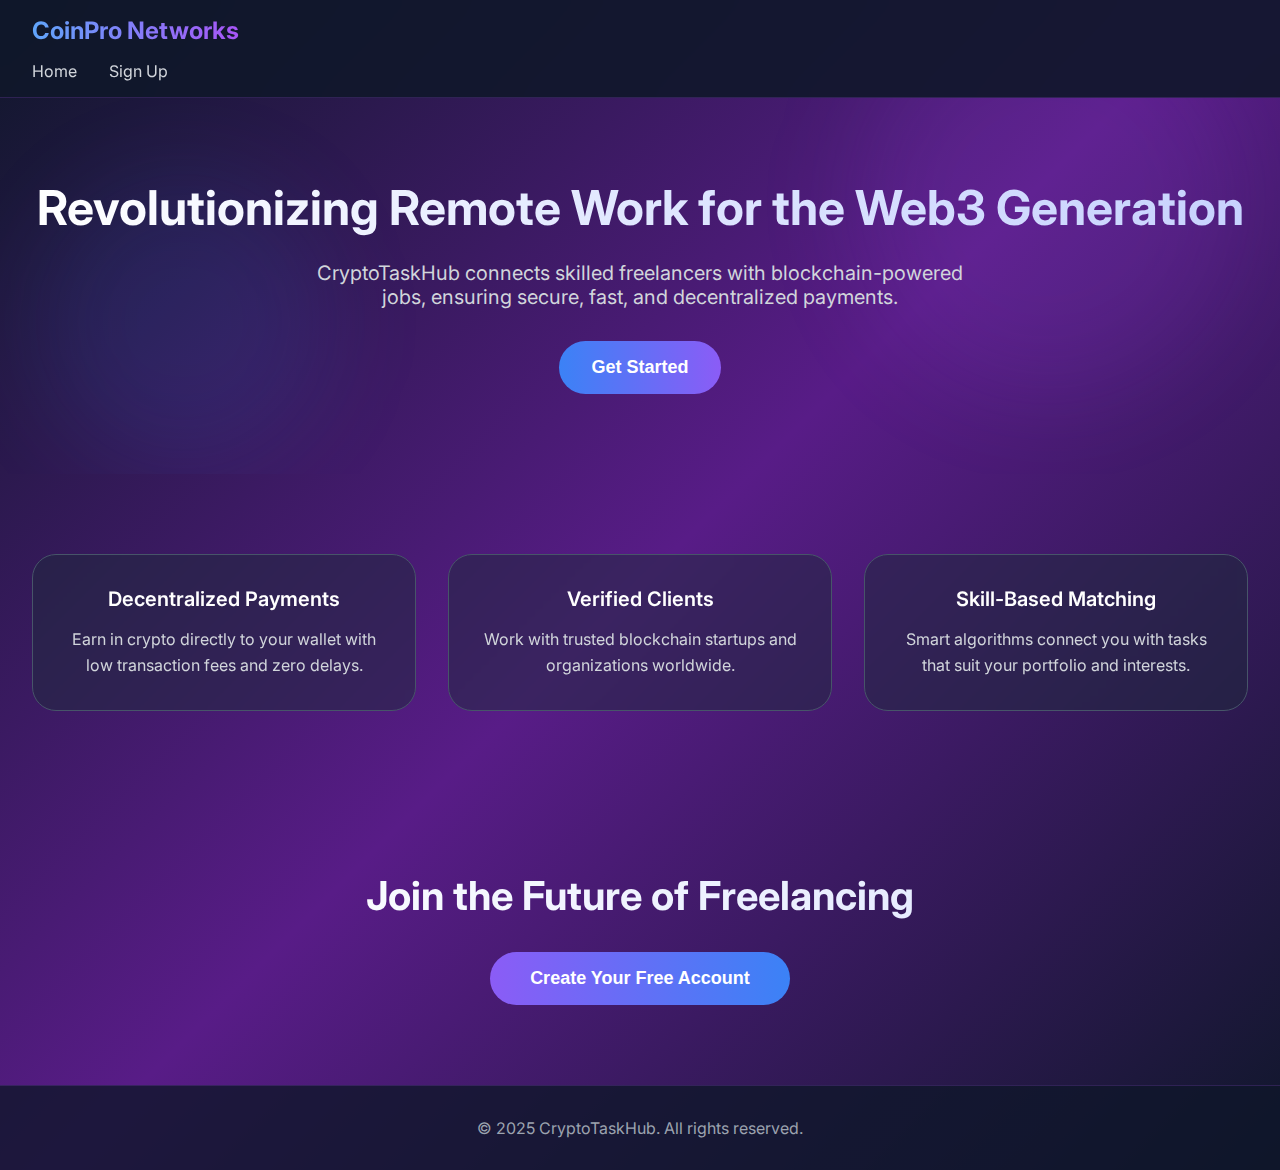
<file: index.html>
<!DOCTYPE html>
<html lang="en">
<head>
    <meta charset="UTF-8">
    <meta name="viewport" content="width=device-width, initial-scale=1.0">
    <title>CoinPro Networks - Home</title>
    <link href="https://fonts.googleapis.com/css2?family=Inter:wght@400;600;700&display=swap" rel="stylesheet">
    <link rel="stylesheet" href="landing.css">
</head>
<body>
    <!-- HEADER -->
    <header>
        <h1>CoinPro Networks</h1>
        <nav>
            <a href="home.html">Home</a>
            
            <a href="signup.html">Sign Up</a>
        </nav>
    </header>

    <!-- HERO SECTION -->
    <section class="hero">
        <h2>Revolutionizing Remote Work for the Web3 Generation</h2>
        <p>CryptoTaskHub connects skilled freelancers with blockchain-powered jobs, ensuring secure, fast, and decentralized payments.</p>
        <button onclick="window.location.href='signup.html'">Get Started</button>
    </section>

    <!-- FEATURES SECTION -->
    <section class="features">
        <div class="feature">
            <h3>Decentralized Payments</h3>
            <p>Earn in crypto directly to your wallet with low transaction fees and zero delays.</p>
        </div>
        <div class="feature">
            <h3>Verified Clients</h3>
            <p>Work with trusted blockchain startups and organizations worldwide.</p>
        </div>
        <div class="feature">
            <h3>Skill-Based Matching</h3>
            <p>Smart algorithms connect you with tasks that suit your portfolio and interests.</p>
        </div>
    </section>

    <!-- CALL TO ACTION -->
    <section class="cta">
        <h2>Join the Future of Freelancing</h2>
        <button onclick="window.location.href='signup.html'">Create Your Free Account</button>
    </section>

    <!-- FOOTER -->
    <footer>
        &copy; 2025 CryptoTaskHub. All rights reserved.
    </footer>
</body>
</html>
</file>
<file: landing.css>
* {
    margin: 0;
    padding: 0;
    box-sizing: border-box;
}

body {
    font-family: 'Inter', sans-serif;
    background: linear-gradient(135deg, #0f172a 0%, #581c87 50%, #0f172a 100%);
    color: white;
    min-height: 100vh;
}

/* Header Styles */
header {
    background: rgba(15, 23, 42, 0.9);
    backdrop-filter: blur(12px);
    border-bottom: 1px solid rgba(168, 85, 247, 0.2);
    padding: 1rem 2rem;
    position: sticky;
    top: 0;
    z-index: 50;
}

header h1 {
    font-size: 1.5rem;
    font-weight: 700;
    background: linear-gradient(to right, #60a5fa, #a855f7);
    -webkit-background-clip: text;
    -webkit-text-fill-color: transparent;
    background-clip: text;
    display: inline-block;
}

nav {
    display: flex;
    gap: 2rem;
    align-items: center;
    margin-top: 1rem;
}

nav a {
    color: #d1d5db;
    text-decoration: none;
    transition: color 0.2s;
}

nav a:hover {
    color: white;
}

/* Special styling for logout */
.logout-link {
    margin-left: auto; /* pushes it to the right */
    background-color: #ff4d4d;
    padding: 0.5rem 1rem;
    border-radius: 9999px;
    font-weight: 600;
    color: white !important;
    transition: background 0.3s ease;
}

.logout-link:hover {
    background-color: #e60000;
}

/* Hero Section */
.hero {
    text-align: center;
    padding: 5rem 2rem;
    position: relative;
    overflow: hidden;
}

.hero::before {
    content: '';
    position: absolute;
    top: 5rem;
    left: 2.5rem;
    width: 18rem;
    height: 18rem;
    background: rgba(59, 130, 246, 0.1);
    border-radius: 50%;
    filter: blur(3rem);
    animation: pulse 4s ease-in-out infinite;
}

.hero::after {
    content: '';
    position: absolute;
    bottom: 5rem;
    right: 2.5rem;
    width: 24rem;
    height: 24rem;
    background: rgba(168, 85, 247, 0.1);
    border-radius: 50%;
    filter: blur(3rem);
    animation: pulse 4s ease-in-out infinite 2s;
}

.hero h2 {
    font-size: 3rem;
    font-weight: 700;
    margin-bottom: 1.5rem;
    background: linear-gradient(to right, white, #e0e7ff, #c7d2fe);
    -webkit-background-clip: text;
    -webkit-text-fill-color: transparent;
    background-clip: text;
    position: relative;
    z-index: 10;
}

.hero p {
    font-size: 1.25rem;
    color: #d1d5db;
    margin-bottom: 2rem;
    max-width: 42rem;
    margin-left: auto;
    margin-right: auto;
    position: relative;
    z-index: 10;
}

.hero button {
    background: linear-gradient(to right, #3b82f6, #8b5cf6);
    color: white;
    border: none;
    padding: 1rem 2rem;
    font-size: 1.125rem;
    font-weight: 600;
    border-radius: 9999px;
    cursor: pointer;
    transition: all 0.3s;
    position: relative;
    z-index: 10;
}

.hero button:hover {
    background: linear-gradient(to right, #2563eb, #7c3aed);
    transform: scale(1.05);
    box-shadow: 0 10px 25px rgba(168, 85, 247, 0.25);
}

/* Features Section */
.features {
    padding: 5rem 2rem;
    display: grid;
    grid-template-columns: repeat(auto-fit, minmax(300px, 1fr));
    gap: 2rem;
    max-width: 80rem;
    margin: 0 auto;
}

.feature {
    background: rgba(30, 41, 59, 0.5);
    border: 1px solid #475569;
    border-radius: 1.5rem;
    padding: 2rem;
    text-align: center;
    transition: all 0.3s;
    backdrop-filter: blur(4px);
}

.feature:hover {
    border-color: rgba(168, 85, 247, 0.5);
    transform: scale(1.05);
}

.feature h3 {
    font-size: 1.25rem;
    font-weight: 600;
    margin-bottom: 1rem;
    color: white;
}

.feature p {
    color: #d1d5db;
    line-height: 1.6;
}

/* Call to Action */
.cta {
    padding: 5rem 2rem;
    text-align: center;
    max-width: 64rem;
    margin: 0 auto;
}

.cta h2 {
    font-size: 2.5rem;
    font-weight: 700;
    margin-bottom: 2rem;
    background: linear-gradient(to right, white, #e0e7ff);
    -webkit-background-clip: text;
    -webkit-text-fill-color: transparent;
    background-clip: text;
}

.cta button {
    background: linear-gradient(to right, #8b5cf6, #3b82f6);
    color: white;
    border: none;
    padding: 1rem 2.5rem;
    font-size: 1.125rem;
    font-weight: 600;
    border-radius: 9999px;
    cursor: pointer;
    transition: all 0.3s;
}

.cta button:hover {
    background: linear-gradient(to right, #7c3aed, #2563eb);
    transform: scale(1.05);
    box-shadow: 0 10px 25px rgba(59, 130, 246, 0.25);
}

/* Footer */
footer {
    background: rgba(15, 23, 42, 0.8);
    border-top: 1px solid rgba(168, 85, 247, 0.2);
    padding: 2rem;
    text-align: center;
    color: #9ca3af;
}

/* Animations */
@keyframes pulse {
    0%, 100% {
        opacity: 1;
    }
    50% {
        opacity: 0.5;
    }
}

/* Logout link styling */
.logout-link {
    margin-left: auto; /* pushes it to the far right */
    background-color: #ff4d4d;
    padding: 0.5rem 1rem;
    border-radius: 9999px;
    font-weight: 600;
    color: white !important;
    transition: background 0.3s ease;
}

.logout-link:hover {
    background-color: #e60000;
}

/* Responsive Design */
@media (max-width: 768px) {
    .hero h2 {
        font-size: 2rem;
    }
    
    .hero p {
        font-size: 1rem;
    }
    
    nav {
        flex-wrap: wrap;
        gap: 1rem;
    }
    
    .features {
        grid-template-columns: 1fr;
        padding: 3rem 1rem;
    }
    
    .cta {
        padding: 3rem 1rem;
    }
    
    .cta h2 {
        font-size: 2rem;
    }
}
</file>
